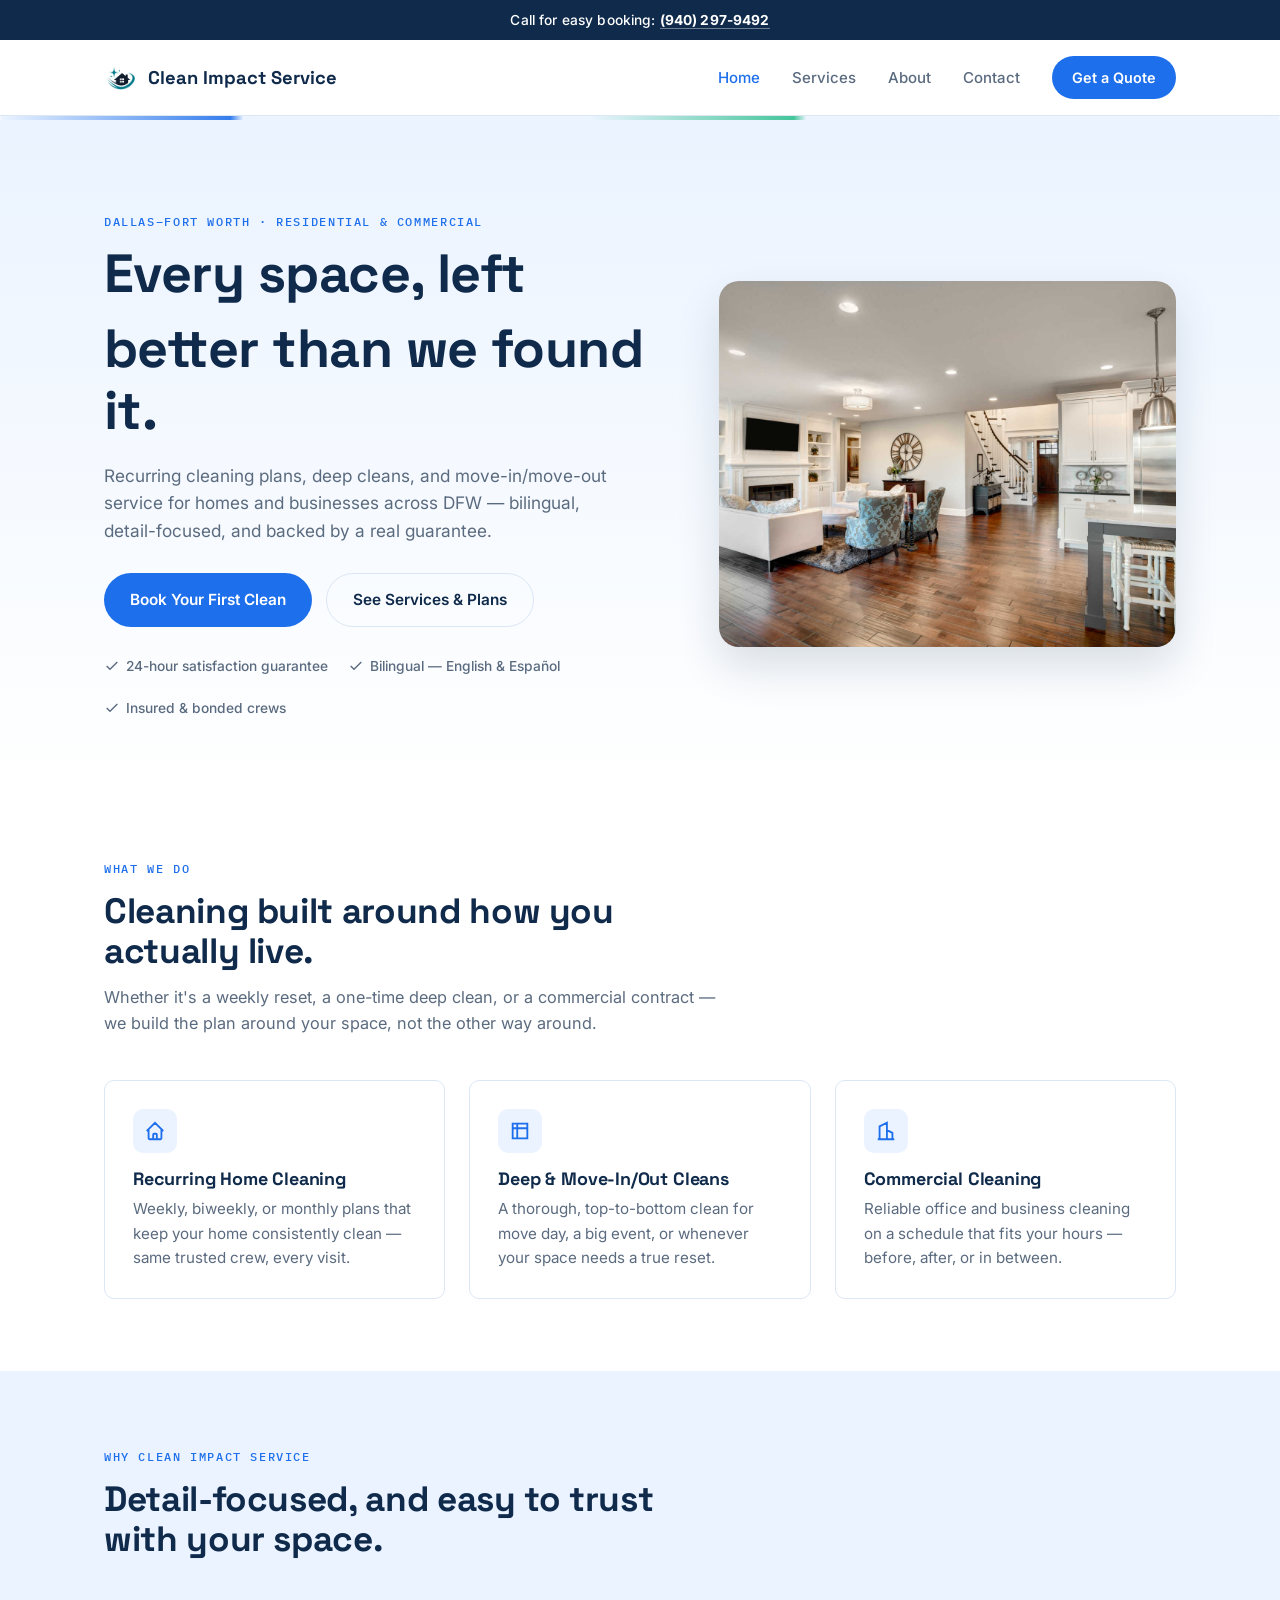
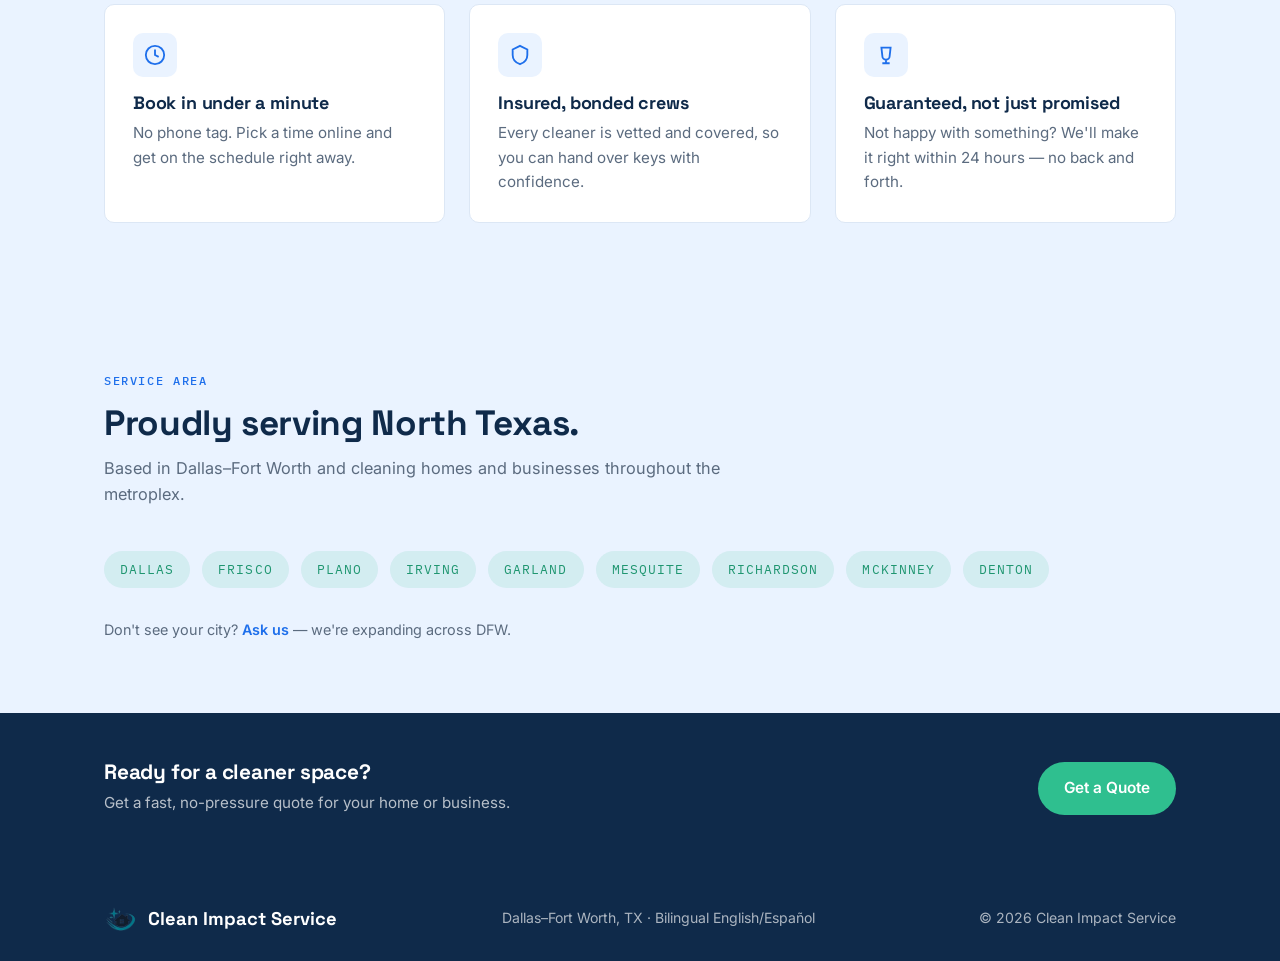
<file: index.html>
<!DOCTYPE html>
<html lang="en">
<head>
<meta charset="UTF-8">
<meta name="viewport" content="width=device-width, initial-scale=1.0">
<title>Clean Impact Service | Residential & Commercial Cleaning in Dallas–Fort Worth</title>
<meta name="description" content="Reliable, detail-driven cleaning for homes and businesses across Dallas–Fort Worth. Recurring plans, deep cleans, move-in/move-out, and commercial service. Bilingual, insured, guaranteed.">
<link rel="icon" type="image/png" sizes="192x192" href="images/favicon-192.png">
<link rel="icon" type="image/png" sizes="512x512" href="images/favicon-512.png">
<link rel="apple-touch-icon" href="images/apple-touch-icon.png">
<link rel="shortcut icon" href="favicon.ico">
<link rel="stylesheet" href="styles.css">
<script type="application/ld+json">
{
  "@context": "https://schema.org",
  "@type": "LocalBusiness",
  "name": "Clean Impact Service",
  "image": "https://cleanimpactservice.com/images/logo.png",
  "url": "https://cleanimpactservice.com/",
  "telephone": "+1-940-297-9492",
  "email": "info@cleanimpactservice.com",
  "priceRange": "$$",
  "areaServed": [
    { "@type": "City", "name": "Dallas" },
    { "@type": "City", "name": "Frisco" },
    { "@type": "City", "name": "Plano" },
    { "@type": "City", "name": "Irving" },
    { "@type": "City", "name": "Garland" },
    { "@type": "City", "name": "Mesquite" },
    { "@type": "City", "name": "Richardson" },
    { "@type": "City", "name": "McKinney" },
    { "@type": "City", "name": "Denton" }
  ],
  "address": {
    "@type": "PostalAddress",
    "addressRegion": "TX",
    "addressCountry": "US"
  },
  "openingHoursSpecification": {
    "@type": "OpeningHoursSpecification",
    "dayOfWeek": ["Monday","Tuesday","Wednesday","Thursday","Friday","Saturday"],
    "opens": "08:00",
    "closes": "18:00"
  },
  "sameAs": []
}
</script>
</head>
<body>

<div class="ribbon">Call for easy booking: <a href="tel:19402979492">(940) 297-9492</a></div>

<nav class="nav">
  <div class="nav-inner">
    <a href="index.html" class="logo"><img src="images/logo-icon.png" alt="Clean Impact Service" class="logo-mark">Clean Impact Service</a>
    <button class="nav-toggle" aria-label="Toggle menu" onclick="document.querySelector('.nav-links').classList.toggle('open')">
      <svg width="20" height="20" viewBox="0 0 24 24" fill="none" stroke="currentColor" stroke-width="2"><line x1="3" y1="6" x2="21" y2="6"/><line x1="3" y1="12" x2="21" y2="12"/><line x1="3" y1="18" x2="21" y2="18"/></svg>
    </button>
    <div class="nav-links">
      <a href="index.html" class="active">Home</a>
      <a href="services.html">Services</a>
      <a href="about.html">About</a>
      <a href="contact.html">Contact</a>
      <a href="contact.html" class="nav-cta">Get a Quote</a>
    </div>
  </div>
</nav>

<div class="squeegee"></div>

<header class="hero">
  <div class="wrap hero-grid">
    <div>
      <span class="eyebrow">Dallas–Fort Worth · Residential & Commercial</span>
      <h1><span class="wipe">Every space, left</span><br>better than we found it.</h1>
      <p class="lead">Recurring cleaning plans, deep cleans, and move-in/move-out service for homes and businesses across DFW — bilingual, detail-focused, and backed by a real guarantee.</p>
      <div class="hero-actions">
        <a href="contact.html" class="btn btn-primary">Book Your First Clean</a>
        <a href="services.html" class="btn btn-ghost">See Services & Plans</a>
      </div>
      <div class="hero-badges">
        <span><svg width="16" height="16" viewBox="0 0 24 24" fill="none" stroke="currentColor" stroke-width="2"><path d="M20 6L9 17l-5-5"/></svg>24-hour satisfaction guarantee</span>
        <span><svg width="16" height="16" viewBox="0 0 24 24" fill="none" stroke="currentColor" stroke-width="2"><path d="M20 6L9 17l-5-5"/></svg>Bilingual — English & Español</span>
        <span><svg width="16" height="16" viewBox="0 0 24 24" fill="none" stroke="currentColor" stroke-width="2"><path d="M20 6L9 17l-5-5"/></svg>Insured & bonded crews</span>
      </div>
    </div>
    <div class="hero-visual" role="img" aria-label="Bright, clean living space">
  <img src="images/home.jpg" alt="Bright, clean living space cleaned by Clean Impact Service">
</div>
    </div>
  </div>
</header>

<section>
  <div class="wrap">
    <div class="section-head">
      <span class="eyebrow">What We Do</span>
      <h2>Cleaning built around how you actually live.</h2>
      <p>Whether it's a weekly reset, a one-time deep clean, or a commercial contract — we build the plan around your space, not the other way around.</p>
    </div>
    <div class="grid-3">
      <div class="card">
        <div class="card-icon"><svg width="22" height="22" viewBox="0 0 24 24" fill="none" stroke="currentColor" stroke-width="2"><path d="M3 12l2-2m0 0l7-7 7 7M5 10v10a1 1 0 001 1h3m10-11l2 2m-2-2v10a1 1 0 01-1 1h-3m-6 0a1 1 0 001-1v-4a1 1 0 011-1h2a1 1 0 011 1v4a1 1 0 001 1m-6 0h6"/></svg></div>
        <h3>Recurring Home Cleaning</h3>
        <p>Weekly, biweekly, or monthly plans that keep your home consistently clean — same trusted crew, every visit.</p>
      </div>
      <div class="card">
        <div class="card-icon"><svg width="22" height="22" viewBox="0 0 24 24" fill="none" stroke="currentColor" stroke-width="2"><path d="M4 4h16v16H4z"/><path d="M4 9h16M9 4v16"/></svg></div>
        <h3>Deep & Move-In/Out Cleans</h3>
        <p>A thorough, top-to-bottom clean for move day, a big event, or whenever your space needs a true reset.</p>
      </div>
      <div class="card">
        <div class="card-icon"><svg width="22" height="22" viewBox="0 0 24 24" fill="none" stroke="currentColor" stroke-width="2"><path d="M3 21h18M5 21V7l8-4v18M13 21V11l6 3v7M9 9v.01M9 12v.01M9 15v.01"/></svg></div>
        <h3>Commercial Cleaning</h3>
        <p>Reliable office and business cleaning on a schedule that fits your hours — before, after, or in between.</p>
      </div>
    </div>
  </div>
</section>

<section class="bg-tint">
  <div class="wrap">
    <div class="section-head">
      <span class="eyebrow">Why Clean Impact Service</span>
      <h2>Detail-focused, and easy to trust with your space.</h2>
    </div>
    <div class="grid-3">
      <div class="card">
        <div class="card-icon"><svg width="22" height="22" viewBox="0 0 24 24" fill="none" stroke="currentColor" stroke-width="2"><circle cx="12" cy="12" r="10"/><path d="M12 6v6l4 2"/></svg></div>
        <h3>Book in under a minute</h3>
        <p>No phone tag. Pick a time online and get on the schedule right away.</p>
      </div>
      <div class="card">
        <div class="card-icon"><svg width="22" height="22" viewBox="0 0 24 24" fill="none" stroke="currentColor" stroke-width="2"><path d="M12 2l8 4v6c0 5-3.5 8.5-8 10-4.5-1.5-8-5-8-10V6l8-4z"/></svg></div>
        <h3>Insured, bonded crews</h3>
        <p>Every cleaner is vetted and covered, so you can hand over keys with confidence.</p>
      </div>
      <div class="card">
        <div class="card-icon"><svg width="22" height="22" viewBox="0 0 24 24" fill="none" stroke="currentColor" stroke-width="2"><path d="M8 21h8M12 17v4M7 4h10l-1 9a4 4 0 01-8 0L7 4z"/></svg></div>
        <h3>Guaranteed, not just promised</h3>
        <p>Not happy with something? We'll make it right within 24 hours — no back and forth.</p>
      </div>
    </div>
  </div>
</section>

<section class="bg-tint">
  <div class="wrap">
    <div class="section-head">
      <span class="eyebrow">Service Area</span>
      <h2>Proudly serving North Texas.</h2>
      <p>Based in Dallas–Fort Worth and cleaning homes and businesses throughout the metroplex.</p>
    </div>
    <div style="display:flex; flex-wrap:wrap; gap:12px;">
      <span class="tag" style="font-size:0.82rem; padding:8px 16px;">Dallas</span>
      <span class="tag" style="font-size:0.82rem; padding:8px 16px;">Frisco</span>
      <span class="tag" style="font-size:0.82rem; padding:8px 16px;">Plano</span>
      <span class="tag" style="font-size:0.82rem; padding:8px 16px;">Irving</span>
      <span class="tag" style="font-size:0.82rem; padding:8px 16px;">Garland</span>
      <span class="tag" style="font-size:0.82rem; padding:8px 16px;">Mesquite</span>
      <span class="tag" style="font-size:0.82rem; padding:8px 16px;">Richardson</span>
      <span class="tag" style="font-size:0.82rem; padding:8px 16px;">McKinney</span>
      <span class="tag" style="font-size:0.82rem; padding:8px 16px;">Denton</span>
    </div>
    <p style="color: var(--slate); font-size: 0.9rem; margin-top: 18px;">Don't see your city? <a href="contact.html" style="color: var(--signal); font-weight: 600;">Ask us</a> — we're expanding across DFW.</p>
  </div>
</section>

<div class="strip">
  <div class="wrap">
    <div>
      <h3>Ready for a cleaner space?</h3>
      <p>Get a fast, no-pressure quote for your home or business.</p>
    </div>
    <a href="contact.html" class="btn btn-primary">Get a Quote</a>
  </div>
</div>

<footer>
  <div class="wrap">
    <a href="index.html" class="logo"><img src="images/logo-icon.png" alt="Clean Impact Service" class="logo-mark">Clean Impact Service</a>
    <div>Dallas–Fort Worth, TX · Bilingual English/Español</div>
    <div>&copy; 2026 Clean Impact Service</div>
  </div>
</footer>

</body>
</html>
</file>
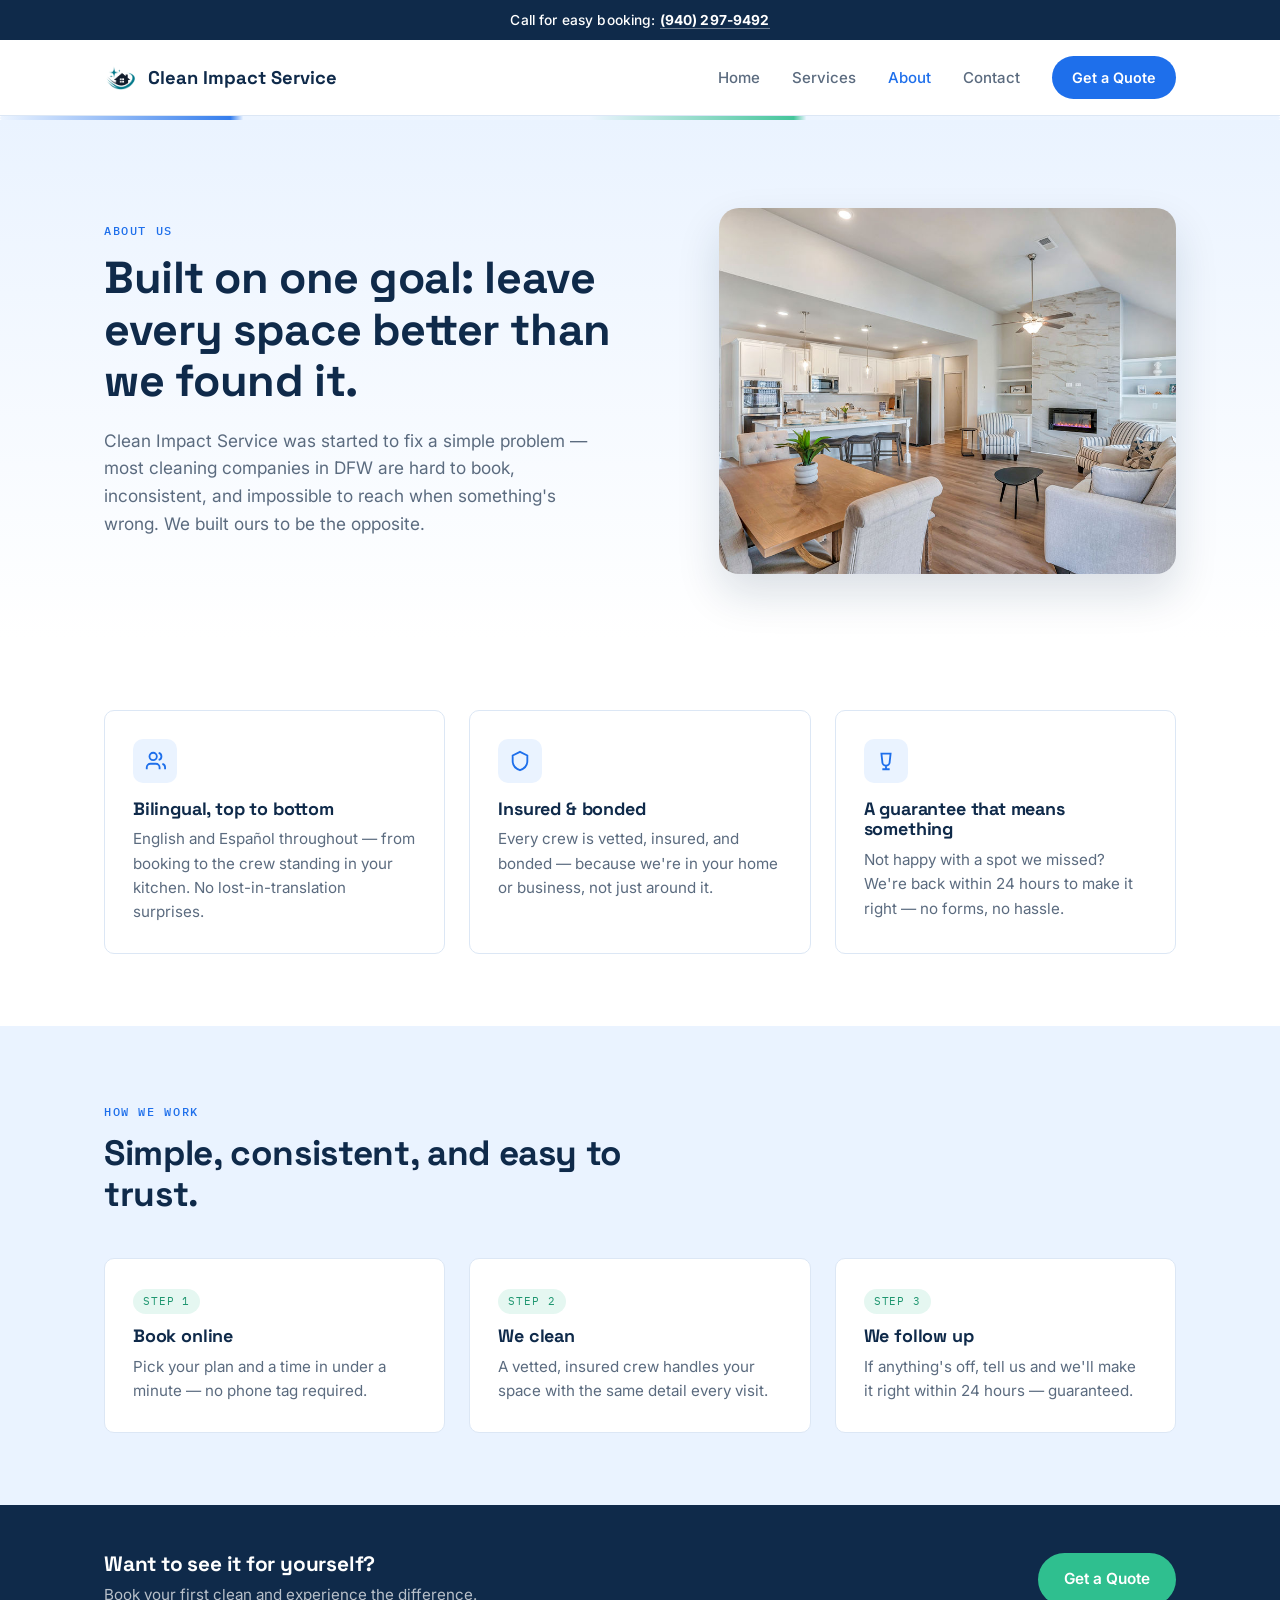
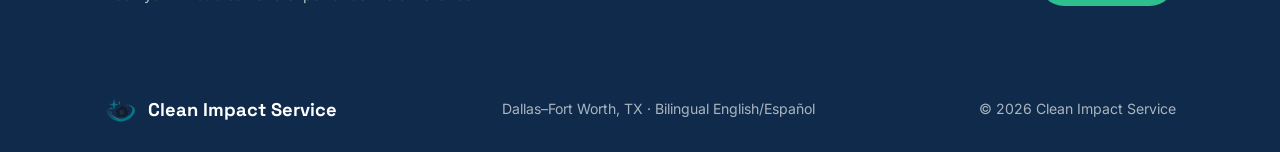
<file: about.html>
<!DOCTYPE html>
<html lang="en">
<head>
<meta charset="UTF-8">
<meta name="viewport" content="width=device-width, initial-scale=1.0">
<title>About | Clean Impact Service</title>
<meta name="description" content="Clean Impact Service is a bilingual, detail-focused cleaning company serving Dallas–Fort Worth homes and businesses.">
<link rel="icon" type="image/png" sizes="192x192" href="images/favicon-192.png">
<link rel="icon" type="image/png" sizes="512x512" href="images/favicon-512.png">
<link rel="apple-touch-icon" href="images/apple-touch-icon.png">
<link rel="shortcut icon" href="favicon.ico">
<link rel="stylesheet" href="styles.css">
<script type="application/ld+json">
{
  "@context": "https://schema.org",
  "@type": "LocalBusiness",
  "name": "Clean Impact Service",
  "image": "https://cleanimpactservice.com/images/logo.png",
  "url": "https://cleanimpactservice.com/",
  "telephone": "+1-940-297-9492",
  "email": "info@cleanimpactservice.com",
  "priceRange": "$$",
  "areaServed": [
    { "@type": "City", "name": "Dallas" },
    { "@type": "City", "name": "Frisco" },
    { "@type": "City", "name": "Plano" },
    { "@type": "City", "name": "Irving" },
    { "@type": "City", "name": "Garland" },
    { "@type": "City", "name": "Mesquite" },
    { "@type": "City", "name": "Richardson" },
    { "@type": "City", "name": "McKinney" },
    { "@type": "City", "name": "Denton" }
  ],
  "address": {
    "@type": "PostalAddress",
    "addressRegion": "TX",
    "addressCountry": "US"
  },
  "openingHoursSpecification": {
    "@type": "OpeningHoursSpecification",
    "dayOfWeek": ["Monday","Tuesday","Wednesday","Thursday","Friday","Saturday"],
    "opens": "08:00",
    "closes": "18:00"
  },
  "sameAs": []
}
</script>
</head>
<body>

<div class="ribbon">Call for easy booking: <a href="tel:19402979492">(940) 297-9492</a></div>

<nav class="nav">
  <div class="nav-inner">
    <a href="index.html" class="logo"><img src="images/logo-icon.png" alt="Clean Impact Service" class="logo-mark">Clean Impact Service</a>
    <button class="nav-toggle" aria-label="Toggle menu" onclick="document.querySelector('.nav-links').classList.toggle('open')">
      <svg width="20" height="20" viewBox="0 0 24 24" fill="none" stroke="currentColor" stroke-width="2"><line x1="3" y1="6" x2="21" y2="6"/><line x1="3" y1="12" x2="21" y2="12"/><line x1="3" y1="18" x2="21" y2="18"/></svg>
    </button>
    <div class="nav-links">
      <a href="index.html">Home</a>
      <a href="services.html">Services</a>
      <a href="about.html" class="active">About</a>
      <a href="contact.html">Contact</a>
      <a href="contact.html" class="nav-cta">Get a Quote</a>
    </div>
  </div>
</nav>

<div class="squeegee"></div>

<header class="hero">
  <div class="wrap hero-grid">
    <div>
      <span class="eyebrow">About Us</span>
      <h1 style="font-size: clamp(2rem, 3.6vw, 2.8rem);">Built on one goal: leave every space better than we found it.</h1>
      <p class="lead">Clean Impact Service was started to fix a simple problem — most cleaning companies in DFW are hard to book, inconsistent, and impossible to reach when something's wrong. We built ours to be the opposite.</p>
    </div>
    <div class="hero-visual" role="img" aria-label="Bright, clean living space">
  <img src="images/about-home.jpg" alt="Bright, clean open-concept living space cleaned by Clean Impact Service">
</div>
    </div>
  </div>
</header>

<section>
  <div class="wrap">
    <div class="grid-3">
      <div class="card">
        <div class="card-icon"><svg width="22" height="22" viewBox="0 0 24 24" fill="none" stroke="currentColor" stroke-width="2"><path d="M17 21v-2a4 4 0 00-4-4H7a4 4 0 00-4 4v2"/><circle cx="10" cy="7" r="4"/><path d="M23 21v-2a4 4 0 00-3-3.87M16 3.13a4 4 0 010 7.75"/></svg></div>
        <h3>Bilingual, top to bottom</h3>
        <p>English and Español throughout — from booking to the crew standing in your kitchen. No lost-in-translation surprises.</p>
      </div>
      <div class="card">
        <div class="card-icon"><svg width="22" height="22" viewBox="0 0 24 24" fill="none" stroke="currentColor" stroke-width="2"><path d="M12 2l8 4v6c0 5-3.5 8.5-8 10-4.5-1.5-8-5-8-10V6l8-4z"/></svg></div>
        <h3>Insured & bonded</h3>
        <p>Every crew is vetted, insured, and bonded — because we're in your home or business, not just around it.</p>
      </div>
      <div class="card">
        <div class="card-icon"><svg width="22" height="22" viewBox="0 0 24 24" fill="none" stroke="currentColor" stroke-width="2"><path d="M8 21h8M12 17v4M7 4h10l-1 9a4 4 0 01-8 0L7 4z"/></svg></div>
        <h3>A guarantee that means something</h3>
        <p>Not happy with a spot we missed? We're back within 24 hours to make it right — no forms, no hassle.</p>
      </div>
    </div>
  </div>
</section>

<section class="bg-tint">
  <div class="wrap">
    <div class="section-head">
      <span class="eyebrow">How We Work</span>
      <h2>Simple, consistent, and easy to trust.</h2>
    </div>
    <div class="grid-3">
      <div class="card">
        <div class="tag">Step 1</div>
        <h3>Book online</h3>
        <p>Pick your plan and a time in under a minute — no phone tag required.</p>
      </div>
      <div class="card">
        <div class="tag">Step 2</div>
        <h3>We clean</h3>
        <p>A vetted, insured crew handles your space with the same detail every visit.</p>
      </div>
      <div class="card">
        <div class="tag">Step 3</div>
        <h3>We follow up</h3>
        <p>If anything's off, tell us and we'll make it right within 24 hours — guaranteed.</p>
      </div>
    </div>
  </div>
</section>

<div class="strip">
  <div class="wrap">
    <div>
      <h3>Want to see it for yourself?</h3>
      <p>Book your first clean and experience the difference.</p>
    </div>
    <a href="contact.html" class="btn btn-primary">Get a Quote</a>
  </div>
</div>

<footer>
  <div class="wrap">
    <a href="index.html" class="logo"><img src="images/logo-icon.png" alt="Clean Impact Service" class="logo-mark">Clean Impact Service</a>
    <div>Dallas–Fort Worth, TX · Bilingual English/Español</div>
    <div>&copy; 2026 Clean Impact Service</div>
  </div>
</footer>

</body>
</html>
</file>
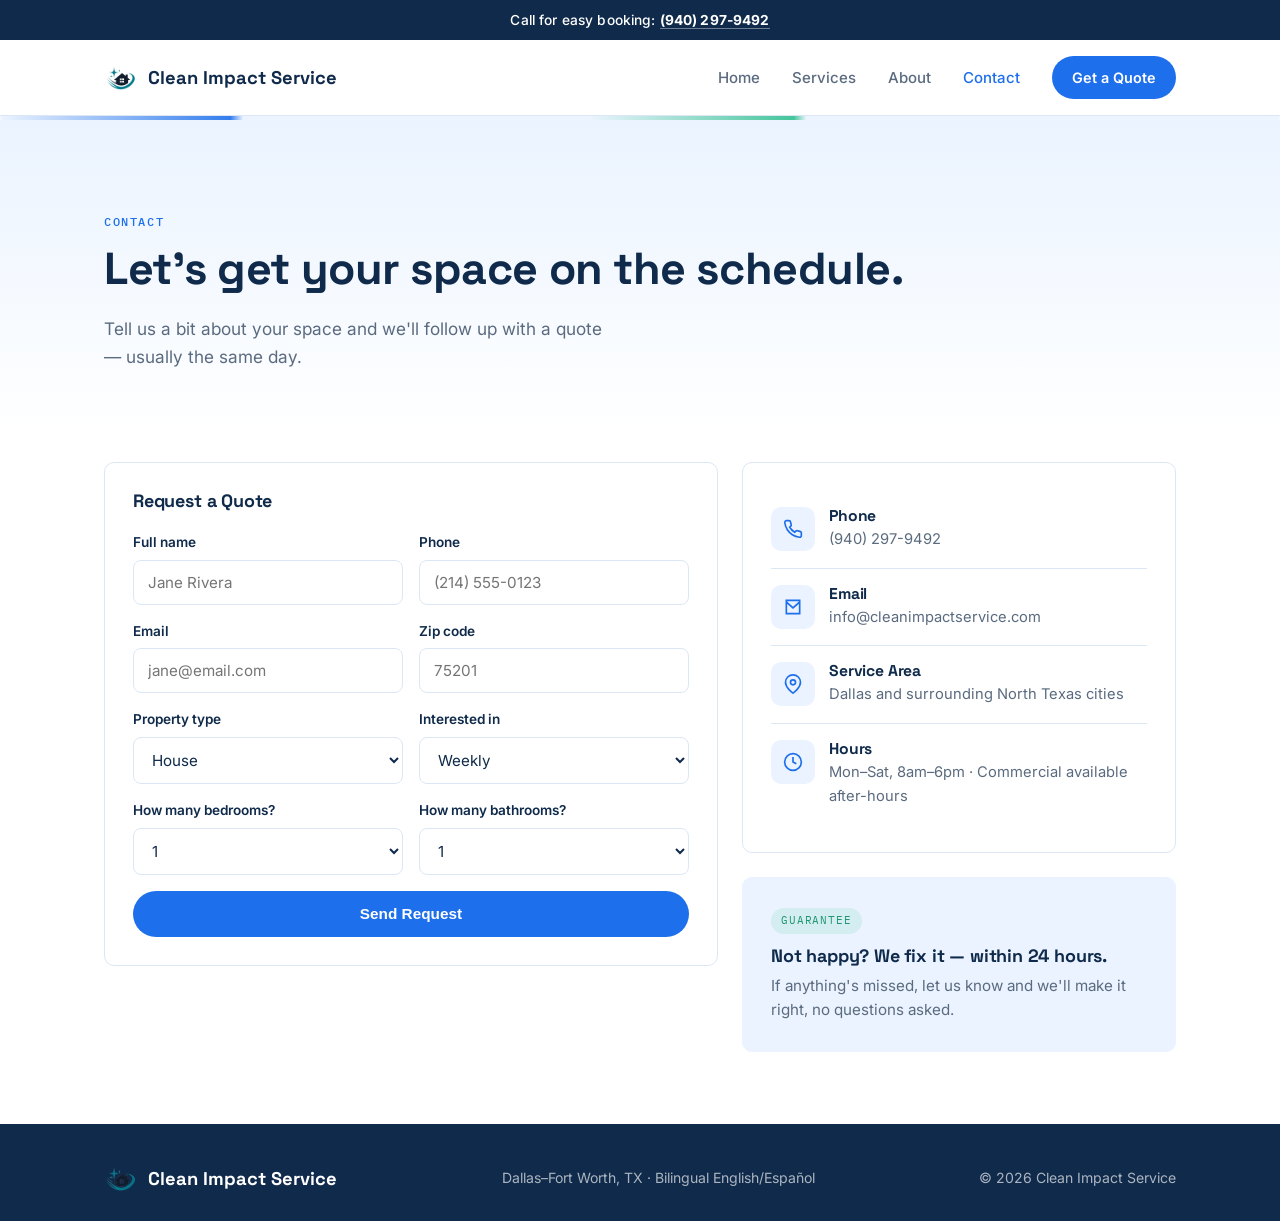
<file: contact.html>
<!DOCTYPE html>
<html lang="en">
<head>
<meta charset="UTF-8">
<meta name="viewport" content="width=device-width, initial-scale=1.0">
<title>Contact & Get a Quote | Clean Impact Service</title>
<meta name="description" content="Get a fast quote for residential or commercial cleaning in Dallas–Fort Worth. Bilingual, insured, and easy to book.">
<link rel="icon" type="image/png" sizes="192x192" href="images/favicon-192.png">
<link rel="icon" type="image/png" sizes="512x512" href="images/favicon-512.png">
<link rel="apple-touch-icon" href="images/apple-touch-icon.png">
<link rel="shortcut icon" href="favicon.ico">
<link rel="stylesheet" href="styles.css">
<script type="application/ld+json">
{
  "@context": "https://schema.org",
  "@type": "LocalBusiness",
  "name": "Clean Impact Service",
  "image": "https://cleanimpactservice.com/images/logo.png",
  "url": "https://cleanimpactservice.com/",
  "telephone": "+1-940-297-9492",
  "email": "info@cleanimpactservice.com",
  "priceRange": "$$",
  "areaServed": [
    { "@type": "City", "name": "Dallas" },
    { "@type": "City", "name": "Frisco" },
    { "@type": "City", "name": "Plano" },
    { "@type": "City", "name": "Irving" },
    { "@type": "City", "name": "Garland" },
    { "@type": "City", "name": "Mesquite" },
    { "@type": "City", "name": "Richardson" },
    { "@type": "City", "name": "McKinney" },
    { "@type": "City", "name": "Denton" }
  ],
  "address": {
    "@type": "PostalAddress",
    "addressRegion": "TX",
    "addressCountry": "US"
  },
  "openingHoursSpecification": {
    "@type": "OpeningHoursSpecification",
    "dayOfWeek": ["Monday","Tuesday","Wednesday","Thursday","Friday","Saturday"],
    "opens": "08:00",
    "closes": "18:00"
  },
  "sameAs": []
}
</script>
</head>
<body>

<div class="ribbon">Call for easy booking: <a href="tel:19402979492">(940) 297-9492</a></div>

<nav class="nav">
  <div class="nav-inner">
    <a href="index.html" class="logo"><img src="images/logo-icon.png" alt="Clean Impact Service" class="logo-mark">Clean Impact Service</a>
    <button class="nav-toggle" aria-label="Toggle menu" onclick="document.querySelector('.nav-links').classList.toggle('open')">
      <svg width="20" height="20" viewBox="0 0 24 24" fill="none" stroke="currentColor" stroke-width="2"><line x1="3" y1="6" x2="21" y2="6"/><line x1="3" y1="12" x2="21" y2="12"/><line x1="3" y1="18" x2="21" y2="18"/></svg>
    </button>
    <div class="nav-links">
      <a href="index.html">Home</a>
      <a href="services.html">Services</a>
      <a href="about.html">About</a>
      <a href="contact.html" class="active">Contact</a>
      <a href="contact.html" class="nav-cta">Get a Quote</a>
    </div>
  </div>
</nav>

<div class="squeegee"></div>

<header class="hero" style="padding-bottom: 40px;">
  <div class="wrap">
    <span class="eyebrow">Contact</span>
    <h1 style="font-size: clamp(2rem, 3.6vw, 2.8rem);">Let's get your space on the schedule.</h1>
    <p class="lead">Tell us a bit about your space and we'll follow up with a quote — usually the same day.</p>
  </div>
</header>

<section style="padding-top: 24px;">
  <div class="wrap grid-2" style="align-items: start;">

    <div class="card">
      <h3 id="form-heading" style="margin-bottom: 20px;">Request a Quote</h3>

      <div id="form-success" style="display:none; text-align:center; padding: 24px 4px;">
        <div style="width:56px;height:56px;border-radius:100px;background:var(--sky);display:flex;align-items:center;justify-content:center;margin:0 auto 20px;">
          <svg width="28" height="28" viewBox="0 0 24 24" fill="none" stroke="#2FBF8F" stroke-width="2.5"><path d="M20 6L9 17l-5-5"/></svg>
        </div>
        <h3 style="margin-bottom: 10px;">Thank you for your interest!</h3>
        <p style="color: var(--slate); font-size: 0.98rem; max-width: 40ch; margin: 0 auto;">We will be calling you soon! If we miss you, check your email/text messages for a message from us.</p>
      </div>

      <form id="quote-form" action="https://formspree.io/f/mkodzywn" method="POST">
        <input type="hidden" name="_subject" value="New quote request — Clean Impact Service">
        <input type="text" name="_gotcha" style="display:none" tabindex="-1" autocomplete="off">
        <div class="form-grid">
          <div class="field">
            <label for="name">Full name</label>
            <input type="text" id="name" name="name" placeholder="Jane Rivera" required>
          </div>
          <div class="field">
            <label for="phone">Phone</label>
            <input type="tel" id="phone" name="phone" placeholder="(214) 555-0123" required>
          </div>
        </div>
        <div class="form-grid">
          <div class="field">
            <label for="email">Email</label>
            <input type="email" id="email" name="email" placeholder="jane@email.com" required>
          </div>
          <div class="field">
            <label for="zip">Zip code</label>
            <input type="text" id="zip" name="zip" placeholder="75201" inputmode="numeric" pattern="[0-9]*" maxlength="5">
          </div>
        </div>
        <div class="form-grid">
          <div class="field">
            <label for="type">Property type</label>
            <select id="type" name="type">
              <option>House</option>
              <option>Apartment</option>
            </select>
          </div>
          <div class="field">
            <label for="plan">Interested in</label>
            <select id="plan" name="plan">
              <option>Weekly</option>
              <option>Biweekly</option>
              <option>Monthly</option>
              <option>One-time deep clean</option>
              <option>Move-in / move-out</option>
              <option>Not sure yet</option>
            </select>
          </div>
        </div>
        <div class="form-grid">
          <div class="field">
            <label for="bedrooms">How many bedrooms?</label>
            <select id="bedrooms" name="bedrooms">
              <option>1</option>
              <option>2</option>
              <option>3</option>
              <option>4</option>
              <option>5</option>
            </select>
          </div>
          <div class="field">
            <label for="bathrooms">How many bathrooms?</label>
            <select id="bathrooms" name="bathrooms">
              <option>1</option>
              <option>2</option>
              <option>3</option>
              <option>4</option>
              <option>5</option>
              <option>6</option>
            </select>
          </div>
        </div>
        <button type="submit" id="submit-btn" class="btn btn-primary" style="width: 100%; justify-content: center;">Send Request</button>
        <p id="form-error" style="display:none; color:#C0392B; font-size:0.85rem; margin-top:10px; text-align:center;">Something went wrong sending your request. Please call us instead at (940) 297-9492.</p>
      </form>
    </div>

    <div>

      <div class="card" style="margin-bottom: 24px;">
        <div class="info-row">
          <div class="card-icon"><svg width="20" height="20" viewBox="0 0 24 24" fill="none" stroke="currentColor" stroke-width="2"><path d="M22 16.92v3a2 2 0 01-2.18 2 19.79 19.79 0 01-8.63-3.07 19.5 19.5 0 01-6-6 19.79 19.79 0 01-3.07-8.67A2 2 0 014.11 2h3a2 2 0 012 1.72c.127.96.362 1.903.7 2.81a2 2 0 01-.45 2.11L8.09 9.91a16 16 0 006 6l1.27-1.27a2 2 0 012.11-.45c.907.338 1.85.573 2.81.7A2 2 0 0122 16.92z"/></svg></div>
          <div>
            <h4>Phone</h4>
            <p>(940) 297-9492</p>
          </div>
        </div>
        <div class="info-row">
          <div class="card-icon"><svg width="20" height="20" viewBox="0 0 24 24" fill="none" stroke="currentColor" stroke-width="2"><path d="M4 4h16v16H4z"/><path d="M4 6l8 7 8-7"/></svg></div>
          <div>
            <h4>Email</h4>
            <p>info@cleanimpactservice.com</p>
          </div>
        </div>
        <div class="info-row">
          <div class="card-icon"><svg width="20" height="20" viewBox="0 0 24 24" fill="none" stroke="currentColor" stroke-width="2"><path d="M21 10c0 7-9 13-9 13s-9-6-9-13a9 9 0 0118 0z"/><circle cx="12" cy="10" r="3"/></svg></div>
          <div>
            <h4>Service Area</h4>
            <p>Dallas and surrounding North Texas cities</p>
          </div>
        </div>
        <div class="info-row">
          <div class="card-icon"><svg width="20" height="20" viewBox="0 0 24 24" fill="none" stroke="currentColor" stroke-width="2"><circle cx="12" cy="12" r="10"/><path d="M12 6v6l4 2"/></svg></div>
          <div>
            <h4>Hours</h4>
            <p>Mon–Sat, 8am–6pm · Commercial available after-hours</p>
          </div>
        </div>
      </div>
      <div class="card" style="background: var(--sky); border-color: var(--sky);">
        <div class="tag">Guarantee</div>
        <h3>Not happy? We fix it — within 24 hours.</h3>
        <p>If anything's missed, let us know and we'll make it right, no questions asked.</p>
      </div>
    </div>

  </div>
</section>

<footer>
  <div class="wrap">
    <a href="index.html" class="logo"><img src="images/logo-icon.png" alt="Clean Impact Service" class="logo-mark">Clean Impact Service</a>
    <div>Dallas–Fort Worth, TX · Bilingual English/Español</div>
    <div>&copy; 2026 Clean Impact Service</div>
  </div>
</footer>

<script>
  const form = document.getElementById('quote-form');
  const successMsg = document.getElementById('form-success');
  const errorMsg = document.getElementById('form-error');
  const submitBtn = document.getElementById('submit-btn');
  const heading = document.getElementById('form-heading');

  form.addEventListener('submit', function (e) {
    e.preventDefault();
    errorMsg.style.display = 'none';
    submitBtn.disabled = true;
    submitBtn.textContent = 'Sending...';

    fetch(form.action, {
      method: 'POST',
      body: new FormData(form),
      headers: { 'Accept': 'application/json' }
    })
      .then((response) => {
        if (response.ok) {
          form.style.display = 'none';
          heading.style.display = 'none';
          successMsg.style.display = 'block';
        } else {
          errorMsg.style.display = 'block';
          submitBtn.disabled = false;
          submitBtn.textContent = 'Send Request';
        }
      })
      .catch(() => {
        errorMsg.style.display = 'block';
        submitBtn.disabled = false;
        submitBtn.textContent = 'Send Request';
      });
  });
</script>
</body>
</html>
</file>
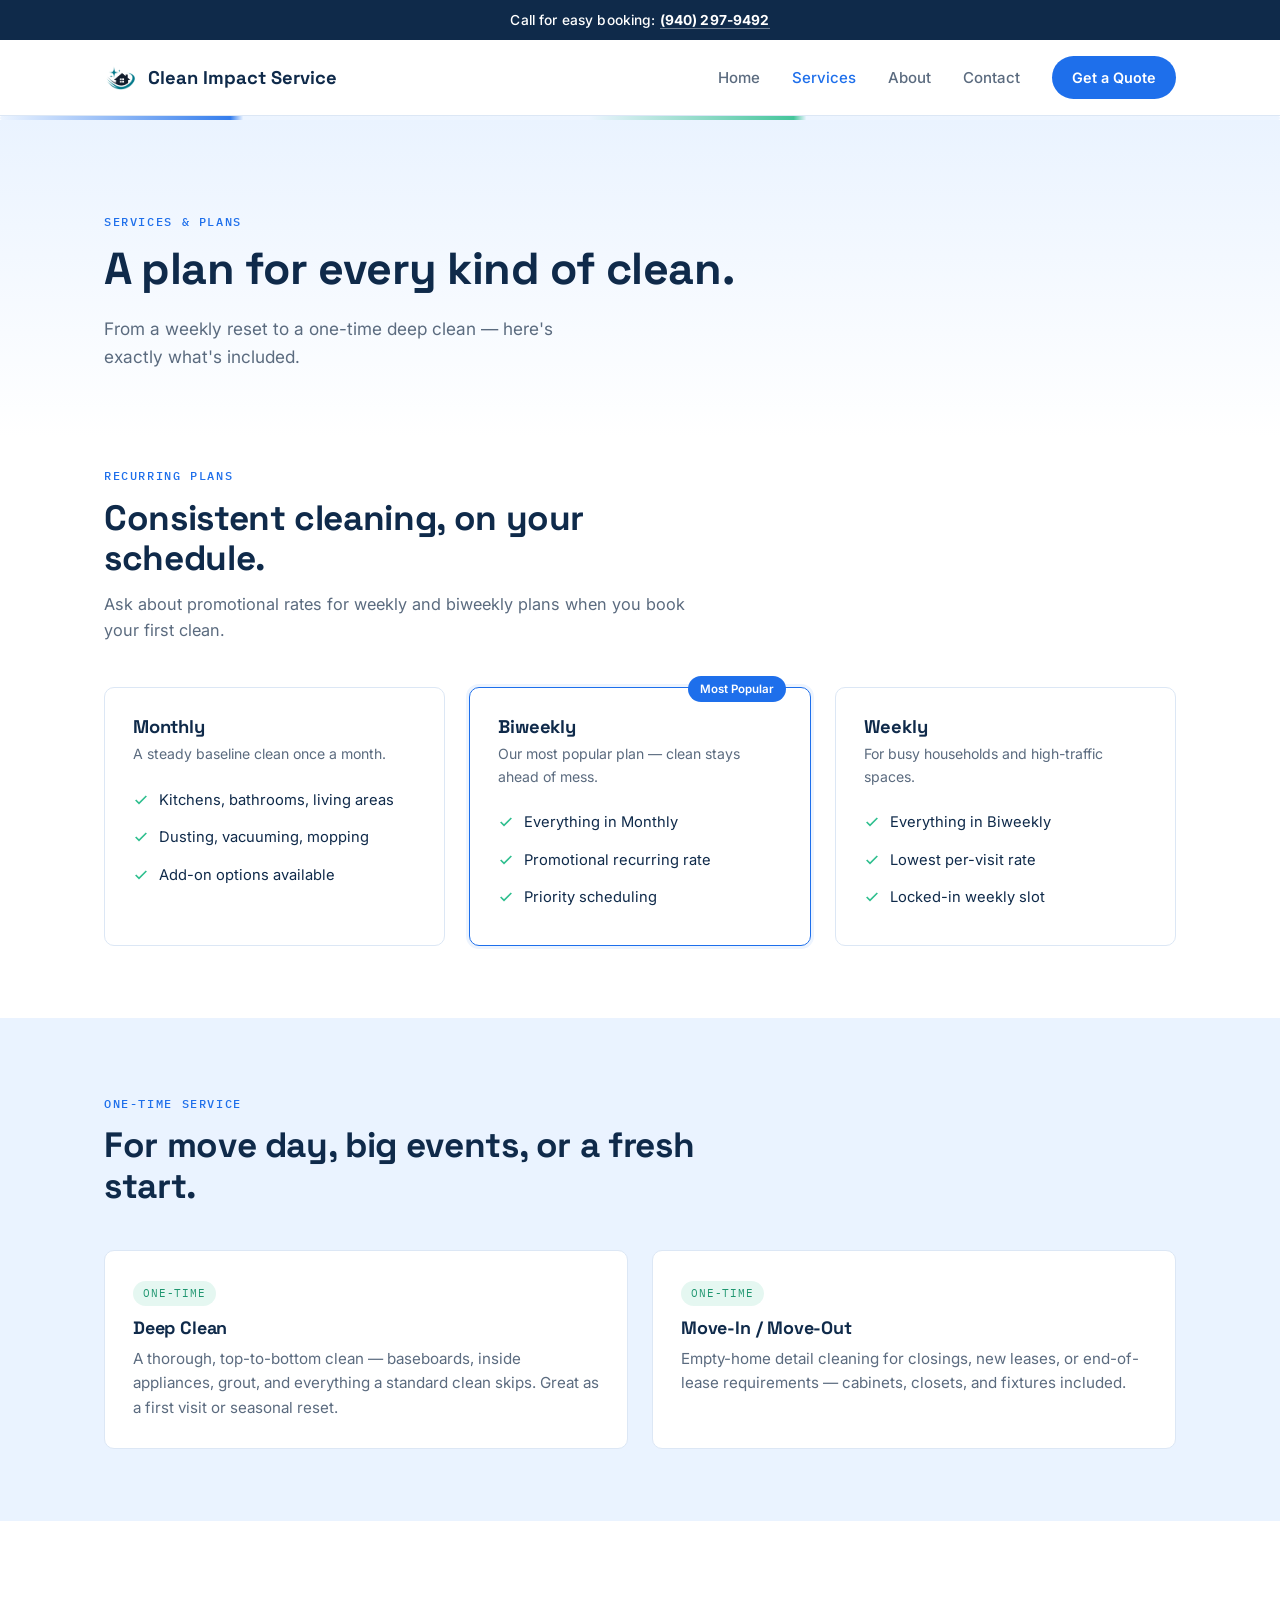
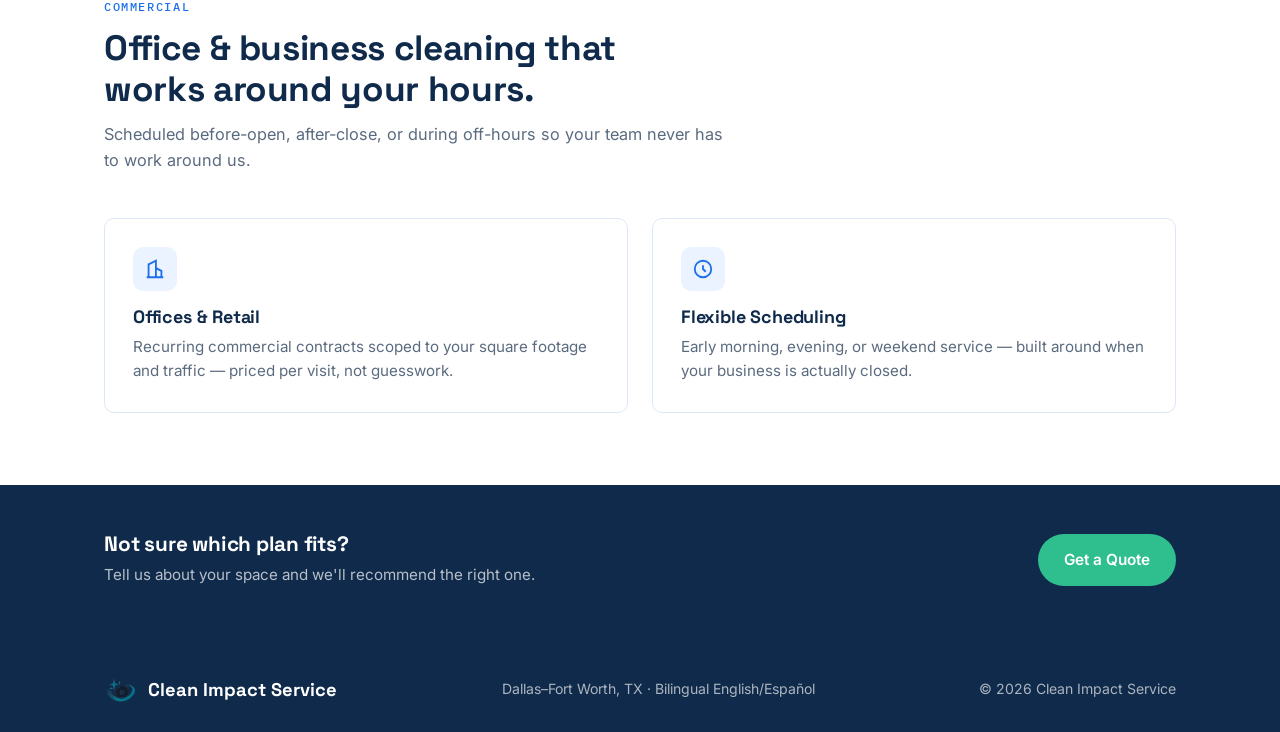
<file: services.html>
<!DOCTYPE html>
<html lang="en">
<head>
<meta charset="UTF-8">
<meta name="viewport" content="width=device-width, initial-scale=1.0">
<title>Services & Plans | Clean Impact Service</title>
<meta name="description" content="Recurring cleaning plans, one-time deep cleans, move-in/move-out service, and commercial cleaning in Dallas–Fort Worth.">
<link rel="icon" type="image/png" sizes="192x192" href="images/favicon-192.png">
<link rel="icon" type="image/png" sizes="512x512" href="images/favicon-512.png">
<link rel="apple-touch-icon" href="images/apple-touch-icon.png">
<link rel="shortcut icon" href="favicon.ico">
<link rel="stylesheet" href="styles.css">
<script type="application/ld+json">
{
  "@context": "https://schema.org",
  "@type": "LocalBusiness",
  "name": "Clean Impact Service",
  "image": "https://cleanimpactservice.com/images/logo.png",
  "url": "https://cleanimpactservice.com/",
  "telephone": "+1-940-297-9492",
  "email": "info@cleanimpactservice.com",
  "priceRange": "$$",
  "areaServed": [
    { "@type": "City", "name": "Dallas" },
    { "@type": "City", "name": "Frisco" },
    { "@type": "City", "name": "Plano" },
    { "@type": "City", "name": "Irving" },
    { "@type": "City", "name": "Garland" },
    { "@type": "City", "name": "Mesquite" },
    { "@type": "City", "name": "Richardson" },
    { "@type": "City", "name": "McKinney" },
    { "@type": "City", "name": "Denton" }
  ],
  "address": {
    "@type": "PostalAddress",
    "addressRegion": "TX",
    "addressCountry": "US"
  },
  "openingHoursSpecification": {
    "@type": "OpeningHoursSpecification",
    "dayOfWeek": ["Monday","Tuesday","Wednesday","Thursday","Friday","Saturday"],
    "opens": "08:00",
    "closes": "18:00"
  },
  "sameAs": []
}
</script>
</head>
<body>

<div class="ribbon">Call for easy booking: <a href="tel:19402979492">(940) 297-9492</a></div>

<nav class="nav">
  <div class="nav-inner">
    <a href="index.html" class="logo"><img src="images/logo-icon.png" alt="Clean Impact Service" class="logo-mark">Clean Impact Service</a>
    <button class="nav-toggle" aria-label="Toggle menu" onclick="document.querySelector('.nav-links').classList.toggle('open')">
      <svg width="20" height="20" viewBox="0 0 24 24" fill="none" stroke="currentColor" stroke-width="2"><line x1="3" y1="6" x2="21" y2="6"/><line x1="3" y1="12" x2="21" y2="12"/><line x1="3" y1="18" x2="21" y2="18"/></svg>
    </button>
    <div class="nav-links">
      <a href="index.html">Home</a>
      <a href="services.html" class="active">Services</a>
      <a href="about.html">About</a>
      <a href="contact.html">Contact</a>
      <a href="contact.html" class="nav-cta">Get a Quote</a>
    </div>
  </div>
</nav>

<div class="squeegee"></div>

<header class="hero" style="padding-bottom: 40px;">
  <div class="wrap">
    <span class="eyebrow">Services & Plans</span>
    <h1 style="font-size: clamp(2rem, 3.6vw, 2.8rem);">A plan for every kind of clean.</h1>
    <p class="lead">From a weekly reset to a one-time deep clean — here's exactly what's included.</p>
  </div>
</header>

<section style="padding-top: 24px;">
  <div class="wrap">
    <div class="section-head">
      <span class="eyebrow">Recurring Plans</span>
      <h2>Consistent cleaning, on your schedule.</h2>
      <p>Ask about promotional rates for weekly and biweekly plans when you book your first clean.</p>
    </div>
    <div class="grid-3">
      <div class="plan">
        <h3>Monthly</h3>
        <p class="price-note">A steady baseline clean once a month.</p>
        <ul>
          <li><svg width="16" height="16" viewBox="0 0 24 24" fill="none" stroke="currentColor" stroke-width="2.5"><path d="M20 6L9 17l-5-5"/></svg>Kitchens, bathrooms, living areas</li>
          <li><svg width="16" height="16" viewBox="0 0 24 24" fill="none" stroke="currentColor" stroke-width="2.5"><path d="M20 6L9 17l-5-5"/></svg>Dusting, vacuuming, mopping</li>
          <li><svg width="16" height="16" viewBox="0 0 24 24" fill="none" stroke="currentColor" stroke-width="2.5"><path d="M20 6L9 17l-5-5"/></svg>Add-on options available</li>
        </ul>
      </div>
      <div class="plan featured">
        <span class="badge">Most Popular</span>
        <h3>Biweekly</h3>
        <p class="price-note">Our most popular plan — clean stays ahead of mess.</p>
        <ul>
          <li><svg width="16" height="16" viewBox="0 0 24 24" fill="none" stroke="currentColor" stroke-width="2.5"><path d="M20 6L9 17l-5-5"/></svg>Everything in Monthly</li>
          <li><svg width="16" height="16" viewBox="0 0 24 24" fill="none" stroke="currentColor" stroke-width="2.5"><path d="M20 6L9 17l-5-5"/></svg>Promotional recurring rate</li>
          <li><svg width="16" height="16" viewBox="0 0 24 24" fill="none" stroke="currentColor" stroke-width="2.5"><path d="M20 6L9 17l-5-5"/></svg>Priority scheduling</li>
        </ul>
      </div>
      <div class="plan">
        <h3>Weekly</h3>
        <p class="price-note">For busy households and high-traffic spaces.</p>
        <ul>
          <li><svg width="16" height="16" viewBox="0 0 24 24" fill="none" stroke="currentColor" stroke-width="2.5"><path d="M20 6L9 17l-5-5"/></svg>Everything in Biweekly</li>
          <li><svg width="16" height="16" viewBox="0 0 24 24" fill="none" stroke="currentColor" stroke-width="2.5"><path d="M20 6L9 17l-5-5"/></svg>Lowest per-visit rate</li>
          <li><svg width="16" height="16" viewBox="0 0 24 24" fill="none" stroke="currentColor" stroke-width="2.5"><path d="M20 6L9 17l-5-5"/></svg>Locked-in weekly slot</li>
        </ul>
      </div>
    </div>
  </div>
</section>

<section class="bg-tint">
  <div class="wrap">
    <div class="section-head">
      <span class="eyebrow">One-Time Service</span>
      <h2>For move day, big events, or a fresh start.</h2>
    </div>
    <div class="grid-2">
      <div class="card">
        <div class="tag">One-time</div>
        <h3>Deep Clean</h3>
        <p>A thorough, top-to-bottom clean — baseboards, inside appliances, grout, and everything a standard clean skips. Great as a first visit or seasonal reset.</p>
      </div>
      <div class="card">
        <div class="tag">One-time</div>
        <h3>Move-In / Move-Out</h3>
        <p>Empty-home detail cleaning for closings, new leases, or end-of-lease requirements — cabinets, closets, and fixtures included.</p>
      </div>
    </div>
  </div>
</section>

<section>
  <div class="wrap">
    <div class="section-head">
      <span class="eyebrow">Commercial</span>
      <h2>Office & business cleaning that works around your hours.</h2>
      <p>Scheduled before-open, after-close, or during off-hours so your team never has to work around us.</p>
    </div>
    <div class="grid-2">
      <div class="card">
        <div class="card-icon"><svg width="22" height="22" viewBox="0 0 24 24" fill="none" stroke="currentColor" stroke-width="2"><path d="M3 21h18M5 21V7l8-4v18M13 21V11l6 3v7"/></svg></div>
        <h3>Offices & Retail</h3>
        <p>Recurring commercial contracts scoped to your square footage and traffic — priced per visit, not guesswork.</p>
      </div>
      <div class="card">
        <div class="card-icon"><svg width="22" height="22" viewBox="0 0 24 24" fill="none" stroke="currentColor" stroke-width="2"><circle cx="12" cy="12" r="9"/><path d="M12 8v4l3 3"/></svg></div>
        <h3>Flexible Scheduling</h3>
        <p>Early morning, evening, or weekend service — built around when your business is actually closed.</p>
      </div>
    </div>
  </div>
</section>

<div class="strip">
  <div class="wrap">
    <div>
      <h3>Not sure which plan fits?</h3>
      <p>Tell us about your space and we'll recommend the right one.</p>
    </div>
    <a href="contact.html" class="btn btn-primary">Get a Quote</a>
  </div>
</div>

<footer>
  <div class="wrap">
    <a href="index.html" class="logo"><img src="images/logo-icon.png" alt="Clean Impact Service" class="logo-mark">Clean Impact Service</a>
    <div>Dallas–Fort Worth, TX · Bilingual English/Español</div>
    <div>&copy; 2026 Clean Impact Service</div>
  </div>
</footer>

</body>
</html>
</file>
<file: styles.css>
/* ===========================
   Clean Impact Service — Styles
   Token system:
   Paper White  #FFFFFF
   Ink Navy     #0F2A4A
   Signal Blue  #1E6FEB
   Sky Tint     #EAF3FF
   Slate Gray   #5B6B7F
   Fresh Mint   #2FBF8F
   =========================== */

@import url('https://fonts.googleapis.com/css2?family=Space+Grotesk:wght@500;600;700&family=Inter:wght@400;500;600&family=IBM+Plex+Mono:wght@500&display=swap');

:root {
  --paper: #FFFFFF;
  --ink: #0F2A4A;
  --signal: #1E6FEB;
  --signal-dark: #1656BE;
  --sky: #EAF3FF;
  --slate: #5B6B7F;
  --mint: #2FBF8F;
  --border: #DCE7F5;
  --radius: 10px;
}

* { margin: 0; padding: 0; box-sizing: border-box; }

html { scroll-behavior: smooth; }

body {
  font-family: 'Inter', -apple-system, sans-serif;
  color: var(--ink);
  background: var(--paper);
  line-height: 1.6;
  -webkit-font-smoothing: antialiased;
}

h1, h2, h3, h4 {
  font-family: 'Space Grotesk', sans-serif;
  color: var(--ink);
  line-height: 1.15;
  letter-spacing: -0.01em;
}

a { color: inherit; text-decoration: none; }

.eyebrow {
  font-family: 'IBM Plex Mono', monospace;
  font-size: 0.72rem;
  letter-spacing: 0.14em;
  text-transform: uppercase;
  color: var(--signal);
  font-weight: 500;
  display: inline-block;
  margin-bottom: 12px;
}

.wrap {
  max-width: 1120px;
  margin: 0 auto;
  padding: 0 24px;
}

/* ---------- Squeegee divider (signature element) ---------- */
.squeegee {
  height: 4px;
  width: 100%;
  background: linear-gradient(90deg,
    var(--sky) 0%,
    var(--signal) 18%,
    var(--sky) 19%,
    var(--sky) 46%,
    var(--mint) 62%,
    var(--sky) 63%,
    var(--sky) 100%);
  border-radius: 2px;
  opacity: 0.9;
}

/* ---------- Top ribbon ---------- */
.ribbon {
  background: var(--ink);
  color: white;
  text-align: center;
  padding: 9px 16px;
  font-size: 0.86rem;
  font-weight: 500;
  letter-spacing: 0.01em;
}
.ribbon a {
  color: white;
  font-weight: 700;
  text-decoration: none;
  border-bottom: 1px solid rgba(255,255,255,0.4);
}
.ribbon a:hover { border-bottom-color: white; }

/* ---------- Nav ---------- */
.nav {
  position: sticky;
  top: 0;
  z-index: 50;
  background: rgba(255,255,255,0.92);
  backdrop-filter: blur(8px);
  border-bottom: 1px solid var(--border);
}

.nav-inner {
  max-width: 1120px;
  margin: 0 auto;
  padding: 16px 24px;
  display: flex;
  align-items: center;
  justify-content: space-between;
}

.logo {
  font-family: 'Space Grotesk', sans-serif;
  font-weight: 700;
  font-size: 1.15rem;
  display: flex;
  align-items: center;
  gap: 10px;
}

.logo-mark {
  width: 34px;
  height: auto;
  border-radius: 0;
  flex-shrink: 0;
  object-fit: contain;
}

.nav-links {
  display: flex;
  align-items: center;
  gap: 32px;
  font-size: 0.94rem;
  font-weight: 500;
}

.nav-links a { color: var(--slate); transition: color 0.15s; }
.nav-links a:hover, .nav-links a.active { color: var(--signal); }

.nav-cta {
  background: var(--signal);
  color: white !important;
  padding: 10px 20px;
  border-radius: 100px;
  font-weight: 600;
  font-size: 0.9rem;
  transition: background 0.15s;
}
.nav-cta:hover { background: var(--signal-dark); }

.nav-toggle { display: none; }

/* ---------- Hero ---------- */
.hero {
  padding: 88px 0 64px;
  background: linear-gradient(180deg, var(--sky) 0%, var(--paper) 100%);
}

.hero-grid {
  display: grid;
  grid-template-columns: 1.1fr 0.9fr;
  gap: 56px;
  align-items: center;
}

.hero h1 {
  font-size: clamp(2.2rem, 4.2vw, 3.4rem);
  margin-bottom: 20px;
}

.hero h1 .wipe {
  display: inline-block;
  position: relative;
  overflow: hidden;
}
.hero h1 .wipe::after {
  content: '';
  position: absolute;
  inset: 0;
  background: var(--paper);
  transform: translateX(0);
  animation: wipeReveal 1.1s cubic-bezier(.65,0,.35,1) 0.15s forwards;
}
@keyframes wipeReveal { to { transform: translateX(101%); } }
@media (prefers-reduced-motion: reduce) {
  .hero h1 .wipe::after { display: none; }
}

.hero p.lead {
  font-size: 1.08rem;
  color: var(--slate);
  max-width: 46ch;
  margin-bottom: 28px;
}

.hero-actions { display: flex; gap: 14px; flex-wrap: wrap; margin-bottom: 28px; }

.btn {
  display: inline-flex;
  align-items: center;
  gap: 8px;
  padding: 14px 26px;
  border-radius: 100px;
  font-weight: 600;
  font-size: 0.96rem;
  transition: all 0.15s;
  border: none;
  cursor: pointer;
}
.btn-primary { background: var(--signal); color: white; }
.btn-primary:hover { background: var(--signal-dark); transform: translateY(-1px); }
.btn-ghost { background: transparent; color: var(--ink); border: 1.5px solid var(--border); }
.btn-ghost:hover { border-color: var(--signal); color: var(--signal); }

.hero-badges {
  display: flex;
  gap: 20px;
  flex-wrap: wrap;
  font-size: 0.86rem;
  color: var(--slate);
  font-weight: 500;
}
.hero-badges span { display: flex; align-items: center; gap: 6px; }
.hero-badges svg { flex-shrink: 0; }

.hero-visual {
  aspect-ratio: 4/3.2;
  border-radius: 20px;
  overflow: hidden;
  box-shadow: 0 20px 44px rgba(15,42,74,0.14);
}
.hero-visual img {
  width: 100%;
  height: 100%;
  object-fit: cover;
  display: block;
}

/* ---------- Section basics ---------- */
section { padding: 72px 0; }
.section-head { max-width: 620px; margin-bottom: 44px; }
.section-head h2 { font-size: clamp(1.6rem, 3vw, 2.2rem); margin-bottom: 12px; }
.section-head p { color: var(--slate); font-size: 1.02rem; }

.bg-tint { background: var(--sky); }

/* ---------- Cards / grids ---------- */
.grid-3 { display: grid; grid-template-columns: repeat(3, 1fr); gap: 24px; }
.grid-2 { display: grid; grid-template-columns: repeat(2, 1fr); gap: 24px; }

.card {
  background: var(--paper);
  border: 1px solid var(--border);
  border-radius: var(--radius);
  padding: 28px;
  transition: transform 0.15s, box-shadow 0.15s;
}
.card:hover { transform: translateY(-3px); box-shadow: 0 12px 28px rgba(15,42,74,0.08); }

.card-icon {
  width: 44px; height: 44px;
  border-radius: 10px;
  background: var(--sky);
  display: flex; align-items: center; justify-content: center;
  margin-bottom: 16px;
  color: var(--signal);
}

.card h3 { font-size: 1.12rem; margin-bottom: 8px; }
.card p { color: var(--slate); font-size: 0.95rem; }

.tag {
  display: inline-block;
  font-family: 'IBM Plex Mono', monospace;
  font-size: 0.68rem;
  letter-spacing: 0.08em;
  text-transform: uppercase;
  background: rgba(47,191,143,0.12);
  color: #1F9670;
  padding: 4px 10px;
  border-radius: 100px;
  margin-bottom: 12px;
}

/* ---------- Guarantee strip ---------- */
.strip {
  background: var(--ink);
  color: white;
  padding: 48px 0;
}
.strip .wrap { display: flex; align-items: center; justify-content: space-between; gap: 32px; flex-wrap: wrap; }
.strip h3 { color: white; font-size: 1.3rem; margin-bottom: 6px; }
.strip p { color: rgba(255,255,255,0.7); font-size: 0.95rem; }
.strip .btn-primary { background: var(--mint); }
.strip .btn-primary:hover { background: #29a67c; }

/* ---------- Pricing / plan table ---------- */
.plan {
  border: 1px solid var(--border);
  border-radius: var(--radius);
  padding: 28px;
  position: relative;
}
.plan.featured { border-color: var(--signal); box-shadow: 0 0 0 3px rgba(30,111,235,0.08); }
.plan .badge {
  position: absolute; top: -12px; right: 24px;
  background: var(--signal); color: white;
  font-size: 0.72rem; font-weight: 600;
  padding: 4px 12px; border-radius: 100px;
}
.plan h3 { font-size: 1.15rem; margin-bottom: 6px; }
.plan .price-note { color: var(--slate); font-size: 0.88rem; margin-bottom: 16px; }
.plan ul { list-style: none; }
.plan li { display: flex; gap: 10px; padding: 7px 0; font-size: 0.92rem; color: var(--ink); }
.plan li svg { flex-shrink: 0; margin-top: 3px; color: var(--mint); }

/* ---------- Form ---------- */
.form-grid { display: grid; grid-template-columns: 1fr 1fr; gap: 16px; }
.field { display: flex; flex-direction: column; gap: 6px; margin-bottom: 16px; }
.field.full { grid-column: 1 / -1; }
.field label { font-size: 0.85rem; font-weight: 600; color: var(--ink); }
.field input, .field select, .field textarea {
  border: 1.5px solid var(--border);
  border-radius: 8px;
  padding: 12px 14px;
  font-family: inherit;
  font-size: 0.95rem;
  color: var(--ink);
  background: var(--paper);
}
.field input:focus, .field select:focus, .field textarea:focus {
  outline: none;
  border-color: var(--signal);
  box-shadow: 0 0 0 3px rgba(30,111,235,0.12);
}
.field textarea { resize: vertical; min-height: 100px; }

/* ---------- Contact info list ---------- */
.info-row { display: flex; gap: 14px; align-items: flex-start; padding: 16px 0; border-bottom: 1px solid var(--border); }
.info-row:last-child { border-bottom: none; }
.info-row .card-icon { margin-bottom: 0; flex-shrink: 0; }
.info-row h4 { font-size: 0.98rem; margin-bottom: 3px; }
.info-row p { color: var(--slate); font-size: 0.92rem; }

/* ---------- Footer ---------- */
footer {
  background: var(--ink);
  color: rgba(255,255,255,0.65);
  padding: 40px 0 28px;
  font-size: 0.88rem;
}
footer .wrap { display: flex; justify-content: space-between; align-items: center; flex-wrap: wrap; gap: 16px; }
footer .logo { color: white; }
footer a:hover { color: white; }

/* ---------- Utility focus ---------- */
a:focus-visible, button:focus-visible, input:focus-visible, textarea:focus-visible {
  outline: 2px solid var(--signal);
  outline-offset: 2px;
}

/* ---------- Responsive ---------- */
@media (max-width: 860px) {
  .hero-grid { grid-template-columns: 1fr; }
  .hero-visual { order: -1; aspect-ratio: 16/9; }
  .grid-3 { grid-template-columns: 1fr; }
  .grid-2 { grid-template-columns: 1fr; }
  .form-grid { grid-template-columns: 1fr; }
  .strip .wrap { flex-direction: column; text-align: center; }

  .nav-links {
    position: fixed;
    top: 65px; left: 0; right: 0;
    background: white;
    flex-direction: column;
    align-items: flex-start;
    padding: 20px 24px;
    border-bottom: 1px solid var(--border);
    display: none;
    gap: 18px;
  }
  .nav-links.open { display: flex; }
  .nav-toggle {
    display: flex;
    width: 36px; height: 36px;
    align-items: center; justify-content: center;
    background: none; border: none; cursor: pointer;
  }
}
</file>
